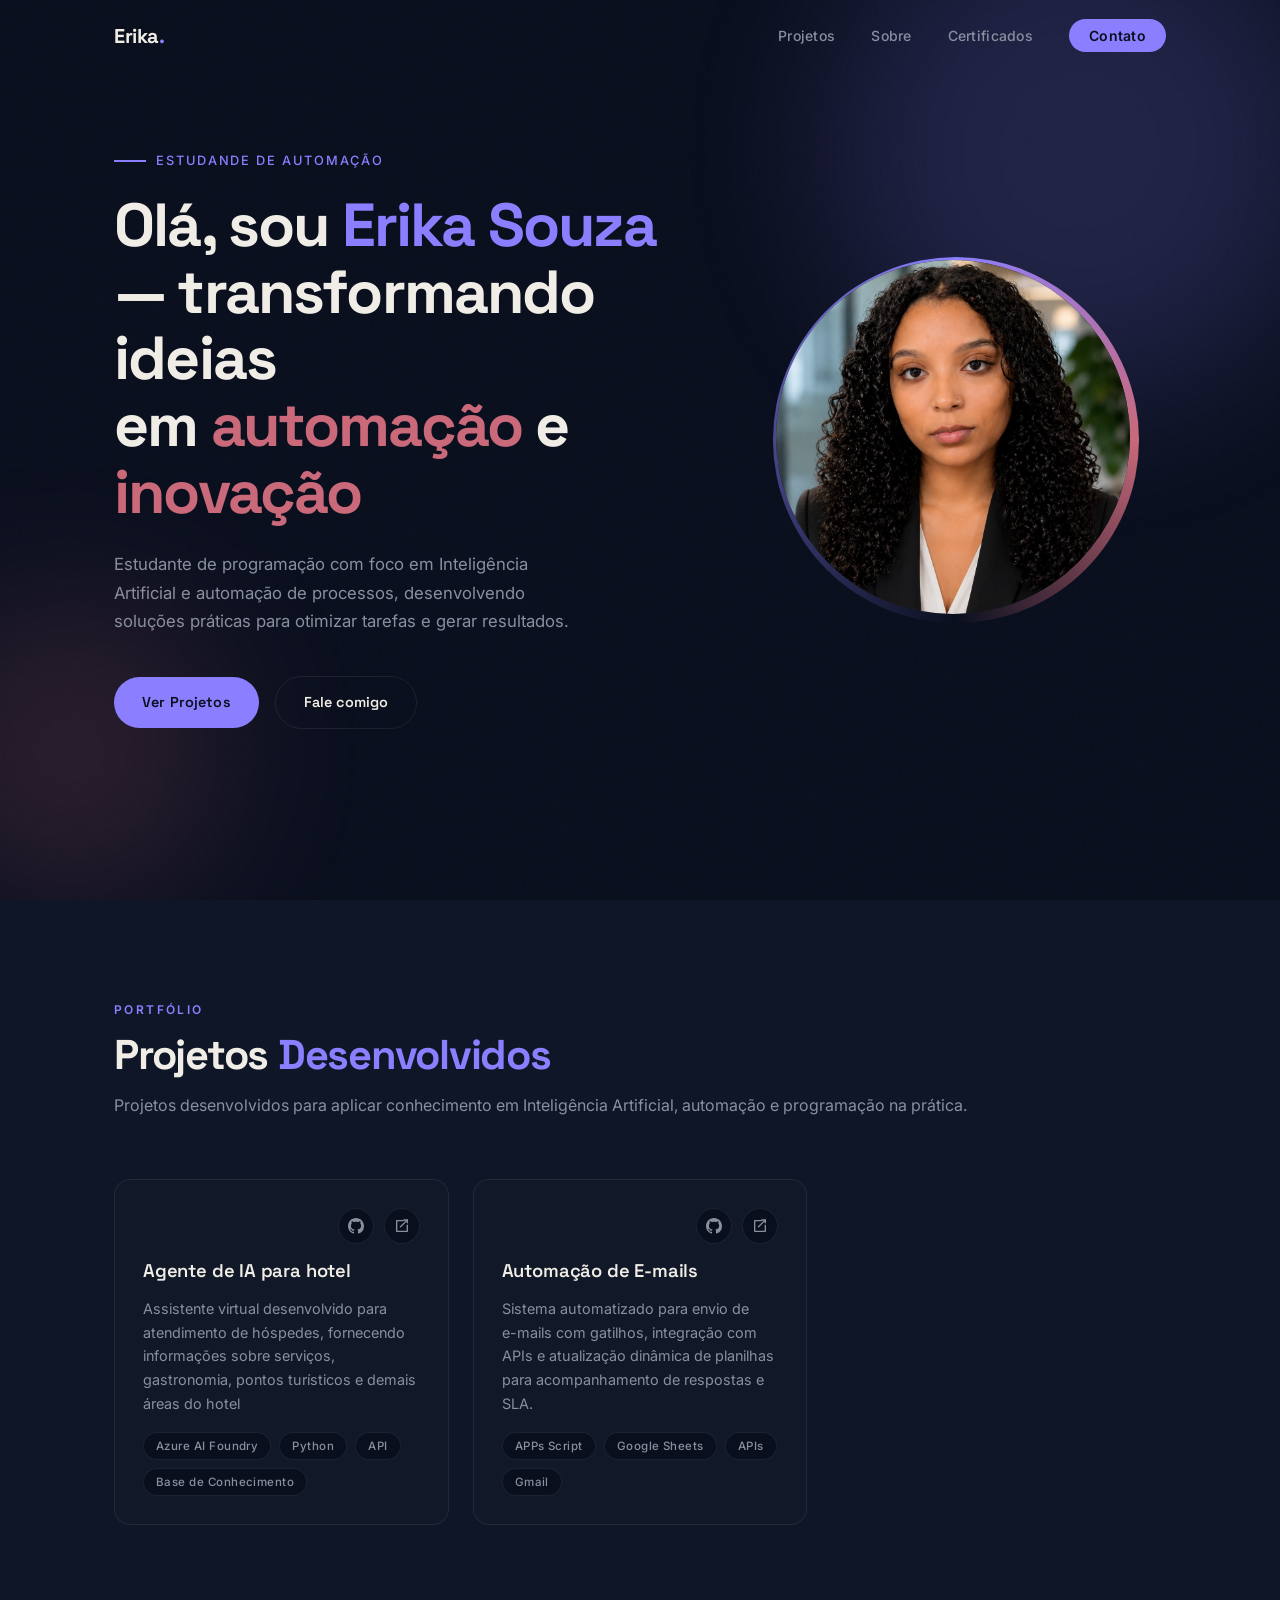
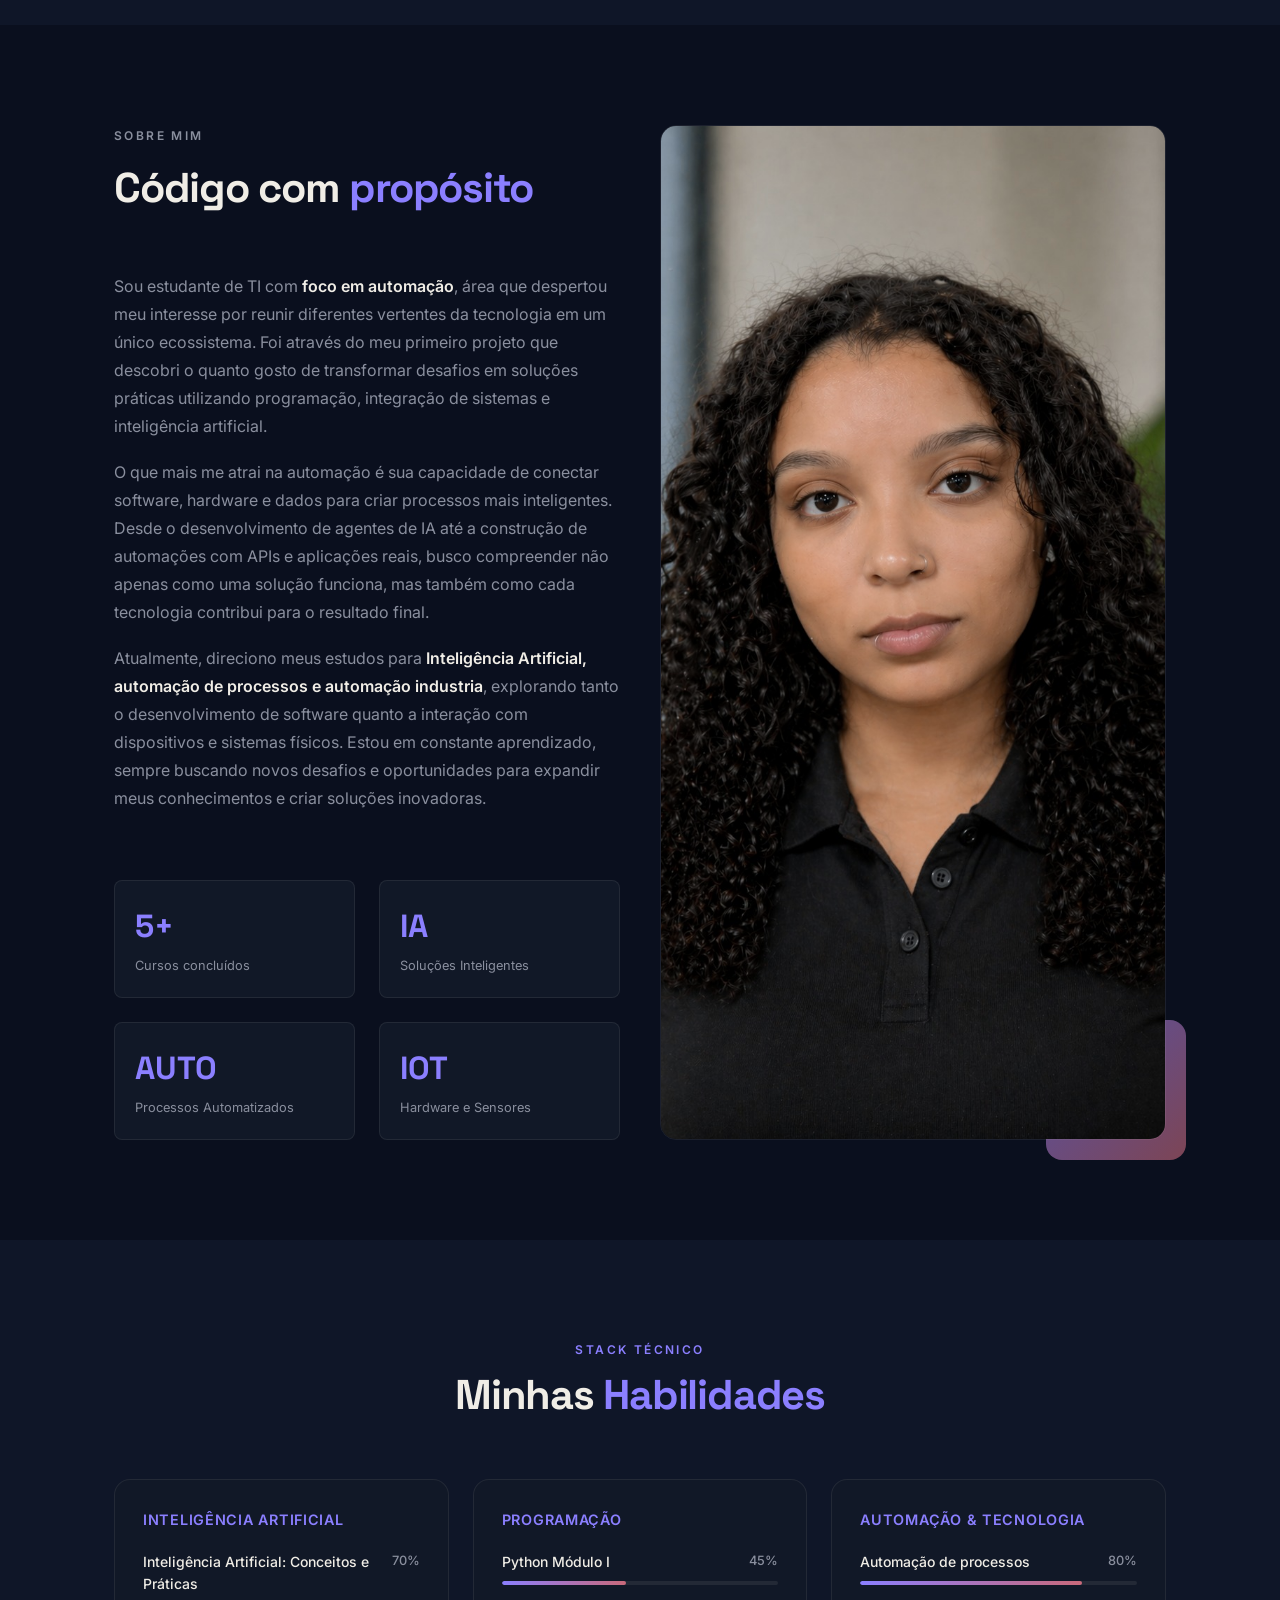
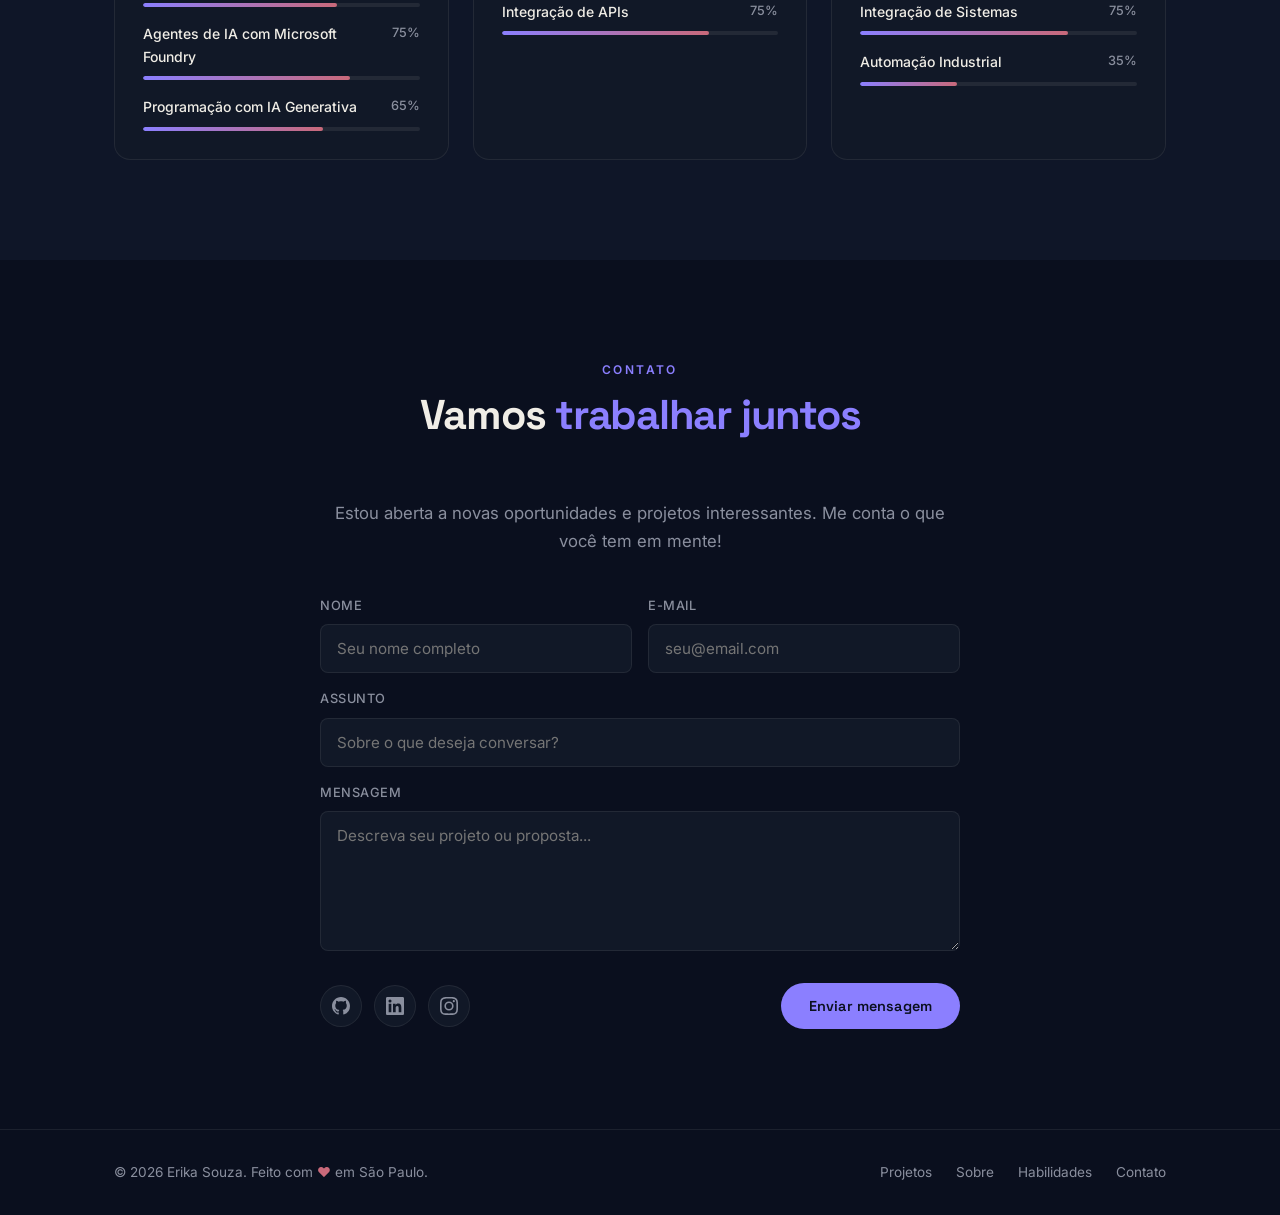
<file: index.html>
<!DOCTYPE html>
<html lang="pt-BR">
<head>
  <meta charset="UTF-8" />
  <meta name="viewport" content="width=device-width, initial-scale=1.0" />
  <title>Erika Souza — Portfólio Profissional</title>
  <link rel="preconnect" href="https://fonts.googleapis.com" />
  <link rel="preconnect" href="https://fonts.gstatic.com" crossorigin />
  <link href="https://fonts.googleapis.com/css2?family=Space+Grotesk:wght@300;400;500;600;700&family=Inter:wght@300;400;500&display=swap" rel="stylesheet" />
    <link rel="stylesheet" href="assets/style.css" />
</head>
<body>

  <!-- ===== NAVIGATION ===== -->
  <nav class="nav" id="nav">
    <div class="container">
      <div class="nav__inner">
        <a href="#hero" class="nav__logo display">Erika<span>.</span></a>
        <ul class="nav__links" id="nav-links">
          <li><a href="#projetos">Projetos</a></li>
          <li><a href="#sobre">Sobre</a></li>
          <li><a href="#habilidades">Certificados</a></li>
          <li><a href="#contato" class="nav__cta">Contato</a></li>
        </ul>
        <button class="nav__toggle" id="nav-toggle" aria-label="Menu">
          <span></span><span></span><span></span>
        </button>
      </div>
    </div>
  </nav>

  <!-- ===== HERO ===== -->
  <section class="hero section" id="hero">
    <div class="hero__blob hero__blob--1"></div>
    <div class="hero__blob hero__blob--2"></div>
    <div class="container" style="position:relative;z-index:1;">
      <div class="hero__grid">

        <!-- Text side -->
        <div class="hero__text">
          <p class="hero__eyebrow">Estudande de automação</p>
          <h1 class="hero__title">
            Olá, sou <span class="line-accent">Erika Souza</span> —
            transformando ideias<br>em
            <span class="line-rose">automação</span> e<br>
            <span class="line-rose">inovação</span>
          </h1>
          <p class="hero__desc">
            Estudante de programação com foco em Inteligência Artificial e automação de processos, desenvolvendo soluções práticas para otimizar tarefas e gerar resultados.
          </p>
          <div class="hero__actions">
            <a href="#projetos" class="btn btn--primary">Ver Projetos</a>
            <a href="#contato" class="btn btn--ghost">Fale comigo</a>
          </div>
        </div>

        <!-- Photo side -->
        <div class="hero__photo-wrap">
          <div class="hero__photo-ring">
            <div class="hero__photo-inner">
              <img src="img/img-prof.jpeg" alt="Ana Lima — Desenvolvedora Full Stack" />
            </div>
          </div>
        </div>

      </div>
    </div>
  </section>

  <!-- ===== PROJECTS ===== -->
  <section class="section projects" id="projetos">
    <div class="container">
      <div class="sec-header reveal">
        <p class="sec-header__eyebrow">Portfólio</p>
        <h2 class="sec-header__title">Projetos <span>Desenvolvidos</span></h2>
        <p class="sec-header__sub">Projetos desenvolvidos para aplicar conhecimento em Inteligência Artificial, automação e programação na prática.</p>
      </div>

      <div class="projects__grid">


        <!-- Card 2 -->
        <article class="project-card reveal">
          <div class="project-card__header">
            <div class="project-card__icon"></div>
            <div class="project-card__links">
              <a href="#" class="project-card__link" title="GitHub" aria-label="GitHub">
                <svg viewBox="0 0 24 24" xmlns="http://www.w3.org/2000/svg"><path d="M12 0C5.37 0 0 5.37 0 12c0 5.31 3.435 9.795 8.205 11.385.6.105.825-.255.825-.57 0-.285-.015-1.23-.015-2.235-3.015.555-3.795-.735-4.035-1.41-.135-.345-.72-1.41-1.23-1.695-.42-.225-1.02-.78-.015-.795.945-.015 1.62.87 1.845 1.23 1.08 1.815 2.805 1.305 3.495.99.105-.78.42-1.305.765-1.605-2.67-.3-5.46-1.335-5.46-5.925 0-1.305.465-2.385 1.23-3.225-.12-.3-.54-1.53.12-3.18 0 0 1.005-.315 3.3 1.23.96-.27 1.98-.405 3-.405s2.04.135 3 .405c2.295-1.56 3.3-1.23 3.3-1.23.66 1.65.24 2.88.12 3.18.765.84 1.23 1.905 1.23 3.225 0 4.605-2.805 5.625-5.475 5.925.435.375.81 1.095.81 2.22 0 1.605-.015 2.895-.015 3.3 0 .315.225.69.825.57A12.02 12.02 0 0 0 24 12c0-6.63-5.37-12-12-12z"/></svg>
              </a>
              <a href="#" class="project-card__link" title="Demo" aria-label="Demo ao vivo">
                <svg viewBox="0 0 24 24" xmlns="http://www.w3.org/2000/svg"><path d="M14 3v2H5v14h14v-9h2v10a1 1 0 0 1-1 1H4a1 1 0 0 1-1-1V4a1 1 0 0 1 1-1zm7-1v6h-2V5.414l-9.293 9.293-1.414-1.414L17.586 4H14V2h7z"/></svg>
              </a>
            </div>
          </div>
          <h3 class="project-card__title">Agente de IA para hotel</h3>
          <p class="project-card__desc">Assistente virtual desenvolvido para atendimento de hóspedes, fornecendo informações sobre serviços, gastronomia, pontos turísticos e demais áreas do hotel</p>
          <div class="project-card__tags">
            <span class="tag">Azure AI Foundry</span>
            <span class="tag">Python</span>
            <span class="tag">API</span>
            <span class="tag">Base de Conhecimento</span>
          </div>
        </article>

        <!-- Card 3 -->
        <article class="project-card reveal">
          <div class="project-card__header">
            <div class="project-card__icon"></div>
            <div class="project-card__links">
              <a href="#" class="project-card__link" title="GitHub" aria-label="GitHub">
                <svg viewBox="0 0 24 24" xmlns="http://www.w3.org/2000/svg"><path d="M12 0C5.37 0 0 5.37 0 12c0 5.31 3.435 9.795 8.205 11.385.6.105.825-.255.825-.57 0-.285-.015-1.23-.015-2.235-3.015.555-3.795-.735-4.035-1.41-.135-.345-.72-1.41-1.23-1.695-.42-.225-1.02-.78-.015-.795.945-.015 1.62.87 1.845 1.23 1.08 1.815 2.805 1.305 3.495.99.105-.78.42-1.305.765-1.605-2.67-.3-5.46-1.335-5.46-5.925 0-1.305.465-2.385 1.23-3.225-.12-.3-.54-1.53.12-3.18 0 0 1.005-.315 3.3 1.23.96-.27 1.98-.405 3-.405s2.04.135 3 .405c2.295-1.56 3.3-1.23 3.3-1.23.66 1.65.24 2.88.12 3.18.765.84 1.23 1.905 1.23 3.225 0 4.605-2.805 5.625-5.475 5.925.435.375.81 1.095.81 2.22 0 1.605-.015 2.895-.015 3.3 0 .315.225.69.825.57A12.02 12.02 0 0 0 24 12c0-6.63-5.37-12-12-12z"/></svg>
              </a>
              <a href="#" class="project-card__link" title="Demo" aria-label="Demo ao vivo">
                <svg viewBox="0 0 24 24" xmlns="http://www.w3.org/2000/svg"><path d="M14 3v2H5v14h14v-9h2v10a1 1 0 0 1-1 1H4a1 1 0 0 1-1-1V4a1 1 0 0 1 1-1zm7-1v6h-2V5.414l-9.293 9.293-1.414-1.414L17.586 4H14V2h7z"/></svg>
              </a>
            </div>
          </div>
          <h3 class="project-card__title">Automação de E-mails</h3>
          <p class="project-card__desc">Sistema automatizado para envio de <br>e-mails com gatilhos, integração com APIs e atualização dinâmica de planilhas para acompanhamento de respostas e SLA.</p>
          <div class="project-card__tags">
            <span class="tag">APPs Script</span>
            <span class="tag">Google Sheets</span>
            <span class="tag">APIs</span>
            <span class="tag">Gmail</span>
          </div>
        </article>

      </div>
    </div>
  </section>

  <!-- ===== ABOUT ===== -->
  <section class="section" id="sobre">
    <div class="container">
      <div class="about__grid">

        <div class="about__text">
          <div class="sec-header reveal">
            <p class="sec-header__eyebrow">Sobre mim</p>
            <h2 class="sec-header__title">Código com <span>propósito</span></h2>
          </div>
          <div class="reveal">
            <p>Sou estudante de TI com <strong>foco em automação</strong>, área que despertou meu interesse por reunir diferentes vertentes da tecnologia em um único ecossistema. Foi através do meu primeiro projeto que descobri o quanto gosto de transformar desafios em soluções práticas utilizando programação, integração de sistemas e inteligência artificial.</p>
            <p>O que mais me atrai na automação é sua capacidade de conectar software, hardware e dados para criar processos mais inteligentes. Desde o desenvolvimento de agentes de IA até a construção de automações com APIs e aplicações reais, busco compreender não apenas como uma solução funciona, mas também como cada tecnologia contribui para o resultado final.</p>
            <p>Atualmente, direciono meus estudos para <strong>Inteligência Artificial, automação de processos e automação industria</strong>, explorando tanto o desenvolvimento de software quanto a interação com dispositivos e sistemas físicos. Estou em constante aprendizado, sempre buscando novos desafios e oportunidades para expandir meus conhecimentos e criar soluções inovadoras.<br><br></p>
          </div>
          <div class="about__stats reveal">
            <div class="stat"><div class="stat__num">5+</div><div class="stat__label">Cursos concluídos</div></div>
            <div class="stat"><div class="stat__num">IA</div><div class="stat__label">Soluções Inteligentes</div></div>
            <div class="stat"><div class="stat__num">AUTO</div><div class="stat__label">Processos Automatizados</div></div>
            <div class="stat"><div class="stat__num">IOT</div><div class="stat__label">Hardware e Sensores</div></div>
          </div>
        </div>

        <div class="about__img-wrap reveal">
          <div class="about__img-frame">
            <img src="img/imagem-prof.jpeg" alt="." />      
          </div>
          <div class="about__img-accent"></div>
        </div>

      </div>
    </div>
  </section>

  <!-- ===== SKILLS ===== -->
  <section class="section skills" id="habilidades">
    <div class="container">
      <div class="sec-header reveal" style="text-align:center; margin-bottom:60px;">
        <p class="sec-header__eyebrow">Stack técnico</p>
        <h2 class="sec-header__title">Minhas <span>Habilidades</span></h2>
      </div>

      <div class="skills__grid">

        <div class="skill-group reveal">
          <div class="skill-group__title">Inteligência Artificial</div>
          <div class="skill-item">
            <div class="skill-item__header"><span>Inteligência Artificial: Conceitos e Práticas</span><span class="skill-item__pct">70%</span></div>
            <div class="skill-bar"><div class="skill-bar__fill" style="--w:0.70"></div></div>
          </div>
          <div class="skill-item">
            <div class="skill-item__header"><span>Agentes de IA com Microsoft Foundry</span><span class="skill-item__pct">75%</span></div>
            <div class="skill-bar"><div class="skill-bar__fill" style="--w:0.75"></div></div>
          </div>
          <div class="skill-item">
            <div class="skill-item__header"><span>Programação com IA Generativa</span><span class="skill-item__pct">65%</span></div>
            <div class="skill-bar"><div class="skill-bar__fill" style="--w:0.65"></div></div>
          </div>
        </div>

        <div class="skill-group reveal">
          <div class="skill-group__title">Programação</div>
          <div class="skill-item">
            <div class="skill-item__header"><span>Python Módulo I</span><span class="skill-item__pct">45%</span></div>
            <div class="skill-bar"><div class="skill-bar__fill" style="--w:0.45"></div></div>
          </div>
          <div class="skill-item">
            <div class="skill-item__header"><span>Integração de APIs</span><span class="skill-item__pct">75%</span></div>
            <div class="skill-bar"><div class="skill-bar__fill" style="--w:0.75"></div></div>
          </div>
        </div>

        <div class="skill-group reveal">
          <div class="skill-group__title">Automação & Tecnologia</div>
          <div class="skill-item">
            <div class="skill-item__header"><span>Automação de processos</span><span class="skill-item__pct">80%</span></div>
            <div class="skill-bar"><div class="skill-bar__fill" style="--w:0.80"></div></div>
          </div>
          <div class="skill-item">
            <div class="skill-item__header"><span>Integração de Sistemas</span><span class="skill-item__pct">75%</span></div>
            <div class="skill-bar"><div class="skill-bar__fill" style="--w:0.75"></div></div>
          </div>
          <div class="skill-item">
            <div class="skill-item__header"><span>Automação Industrial</span><span class="skill-item__pct">35%</span></div>
            <div class="skill-bar"><div class="skill-bar__fill" style="--w:0.35"></div></div>
          </div>
        </div>

      </div>
    </div>
  </section>

  <!-- ===== CONTACT ===== -->
  <section class="section" id="contato">
    <div class="container">
      <div class="contact__inner">
        <div class="reveal">
          <div class="sec-header" style="text-align:center;">
            <p class="sec-header__eyebrow">Contato</p>
            <h2 class="sec-header__title">Vamos <span>trabalhar juntos</span></h2>
          </div>
          <p class="contact__subtitle">Estou aberta a novas oportunidades e projetos interessantes. Me conta o que você tem em mente!</p>
        </div>

        <div class="contact__form reveal">
          <div class="form-row">
            <div class="form-field">
              <label for="nome">Nome</label>
              <input type="text" id="nome" placeholder="Seu nome completo" />
            </div>
            <div class="form-field">
              <label for="email">E-mail</label>
              <input type="email" id="email" placeholder="seu@email.com" />
            </div>
          </div>
          <div class="form-field">
            <label for="assunto">Assunto</label>
            <input type="text" id="assunto" placeholder="Sobre o que deseja conversar?" />
          </div>
          <div class="form-field">
            <label for="mensagem">Mensagem</label>
            <textarea id="mensagem" placeholder="Descreva seu projeto ou proposta..."></textarea>
          </div>
          <div class="contact__form-footer">
            <div class="contact__socials">
              <!-- GitHub -->
              <a href="https://github.com/Eiiikaa" class="social-btn" title="GitHub" aria-label="GitHub">
                <svg viewBox="0 0 24 24"><path d="M12 0C5.37 0 0 5.37 0 12c0 5.31 3.435 9.795 8.205 11.385.6.105.825-.255.825-.57 0-.285-.015-1.23-.015-2.235-3.015.555-3.795-.735-4.035-1.41-.135-.345-.72-1.41-1.23-1.695-.42-.225-1.02-.78-.015-.795.945-.015 1.62.87 1.845 1.23 1.08 1.815 2.805 1.305 3.495.99.105-.78.42-1.305.765-1.605-2.67-.3-5.46-1.335-5.46-5.925 0-1.305.465-2.385 1.23-3.225-.12-.3-.54-1.53.12-3.18 0 0 1.005-.315 3.3 1.23.96-.27 1.98-.405 3-.405s2.04.135 3 .405c2.295-1.56 3.3-1.23 3.3-1.23.66 1.65.24 2.88.12 3.18.765.84 1.23 1.905 1.23 3.225 0 4.605-2.805 5.625-5.475 5.925.435.375.81 1.095.81 2.22 0 1.605-.015 2.895-.015 3.3 0 .315.225.69.825.57A12.02 12.02 0 0 0 24 12c0-6.63-5.37-12-12-12z"/></svg>
              </a>
              <!-- LinkedIn -->
              <a href="https://www.linkedin.com/in/erika-souz/" class="social-btn" title="LinkedIn" aria-label="LinkedIn">
                <svg viewBox="0 0 24 24"><path d="M20.447 20.452h-3.554v-5.569c0-1.328-.027-3.037-1.852-3.037-1.853 0-2.136 1.445-2.136 2.939v5.667H9.351V9h3.414v1.561h.046c.477-.9 1.637-1.85 3.37-1.85 3.601 0 4.267 2.37 4.267 5.455v6.286zM5.337 7.433a2.062 2.062 0 0 1-2.063-2.065 2.064 2.064 0 1 1 2.063 2.065zm1.782 13.019H3.555V9h3.564v11.452zM22.225 0H1.771C.792 0 0 .774 0 1.729v20.542C0 23.227.792 24 1.771 24h20.451C23.2 24 24 23.227 24 22.271V1.729C24 .774 23.2 0 22.222 0h.003z"/></svg>
              </a>
              <!-- Twitter/X -->
              <a href="https://www.instagram.com/eeiiika/" class="social-btn" title="Twitter" aria-label="Instagram">
                <svg viewBox="0 0 24 24"><path d="M12 2.163c3.204 0 3.584.012 4.85.07 3.252.148 4.771 1.691 4.919 4.919.058 1.265.069 1.645.069 4.849 0 3.205-.012 3.584-.069 4.849-.149 3.225-1.664 4.771-4.919 4.919-1.266.058-1.644.07-4.85.07-3.204 0-3.584-.012-4.849-.07-3.26-.149-4.771-1.699-4.919-4.92-.058-1.265-.07-1.644-.07-4.849 0-3.204.013-3.583.07-4.849.149-3.227 1.664-4.771 4.919-4.919 1.266-.057 1.645-.069 4.849-.069zM12 0C8.741 0 8.333.014 7.053.072 2.695.272.273 2.69.073 7.052.014 8.333 0 8.741 0 12c0 3.259.014 3.668.072 4.948.2 4.358 2.618 6.78 6.98 6.98C8.333 23.986 8.741 24 12 24c3.259 0 3.668-.014 4.948-.072 4.354-.2 6.782-2.618 6.979-6.98.059-1.28.073-1.689.073-4.948 0-3.259-.014-3.667-.072-4.947-.196-4.354-2.617-6.78-6.979-6.98C15.668.014 15.259 0 12 0zm0 5.838a6.162 6.162 0 1 0 0 12.324 6.162 6.162 0 0 0 0-12.324zM12 16a4 4 0 1 1 0-8 4 4 0 0 1 0 8zm6.406-11.845a1.44 1.44 0 1 0 0 2.881 1.44 1.44 0 0 0 0-2.881z"/></svg>
              </a>
            </div>
            <button class="btn btn--primary" id="submit-btn" onclick="handleFormSubmit()">Enviar mensagem</button>
          </div>
          <div class="form-status" id="form-status">
            ✓ Mensagem enviada! Responderei em breve.
          </div>
        </div>
      </div>
    </div>
  </section>

  <!-- ===== FOOTER ===== -->
  <footer class="footer">
    <div class="container">
      <div class="footer__inner">
        <p class="footer__copy">© 2026 Erika Souza. Feito com <span>♥</span> em São Paulo.</p>
        <nav class="footer__links">
          <a href="#projetos">Projetos</a>
          <a href="#sobre">Sobre</a>
          <a href="#habilidades">Habilidades</a>
          <a href="#contato">Contato</a>
        </nav>
      </div>
    </div>
  </footer>

  <script src="assets/script.js"></script>
</body>
</html>
</file>
<file: assets/style.css>
/* =============================================
       DESIGN TOKENS
       ============================================= */
    :root {
      --bg-deep:    #0A0F1E;
      --bg-card:    #111827;
      --bg-card2:   #0F1628;
      --txt-primary:#F0EDE6;
      --txt-muted:  #8A8F9E;
      --accent:     #8B7FFF;
      --accent-glow:rgba(139,127,255,0.25);
      --rose:       #C9697A;
      --rose-glow:  rgba(201,105,122,0.2);
      --border:     rgba(240,237,230,0.08);
      --radius:     16px;
      --radius-sm:  8px;
      --transition: 0.3s cubic-bezier(0.4,0,0.2,1);
    }

    /* =============================================
       RESET & BASE
       ============================================= */
    *, *::before, *::after { box-sizing: border-box; margin: 0; padding: 0; }
    html { scroll-behavior: smooth; }
    body {
      background: var(--bg-deep);
      color: var(--txt-primary);
      font-family: 'Inter', sans-serif;
      font-size: 16px;
      line-height: 1.6;
      overflow-x: hidden;
    }
    a { color: inherit; text-decoration: none; }
    img { max-width: 100%; display: block; }
    ul { list-style: none; }

    /* =============================================
       TYPOGRAPHY
       ============================================= */
    .display { font-family: 'Space Grotesk', sans-serif; }
    h1, h2, h3, h4 { font-family: 'Space Grotesk', sans-serif; font-weight: 700; line-height: 1.15; }

    /* =============================================
       LAYOUT UTILITIES
       ============================================= */
    .container { max-width: 1100px; margin: 0 auto; padding: 0 24px; }
    .section { padding: 100px 0; 
       overflow: hidden;       
    }

    /* =============================================
       NOISE TEXTURE OVERLAY
       ============================================= */
    body::before {
      content: '';
      position: fixed; inset: 0; z-index: 0; pointer-events: none;
      background-image: url("data:image/svg+xml,%3Csvg viewBox='0 0 256 256' xmlns='http://www.w3.org/2000/svg'%3E%3Cfilter id='noise'%3E%3CfeTurbulence type='fractalNoise' baseFrequency='0.9' numOctaves='4' stitchTiles='stitch'/%3E%3C/filter%3E%3Crect width='100%25' height='100%25' filter='url(%23noise)' opacity='0.04'/%3E%3C/svg%3E");
      opacity: 0.4;
    }

    /* =============================================
       NAVIGATION
       ============================================= */
    .nav {
      position: fixed; top: 0; left: 0; right: 0; z-index: 100;
      padding: 20px 0;
      transition: background var(--transition), backdrop-filter var(--transition);
    }
    .nav.scrolled {
      background: rgba(10,15,30,0.85);
      backdrop-filter: blur(12px);
      border-bottom: 1px solid var(--border);
    }
    .nav__inner {
      display: flex; align-items: center; justify-content: space-between;
    }
    .nav__logo {
      font-family: 'Space Grotesk', sans-serif;
      font-weight: 700; font-size: 1.25rem;
      letter-spacing: -0.02em;
    }
    .nav__logo span { color: var(--accent); }
    .nav__links {
      display: flex; gap: 36px; align-items: center;
    }
    .nav__links a {
      font-size: 0.875rem; font-weight: 500;
      color: var(--txt-muted);
      transition: color var(--transition);
      letter-spacing: 0.02em;
    }
    .nav__links a:hover { color: var(--txt-primary); }
    .nav__cta {
      background: var(--accent);
      color: var(--bg-deep) !important;
      padding: 8px 20px;
      border-radius: 100px;
      font-weight: 600 !important;
      transition: opacity var(--transition), transform var(--transition) !important;
    }
    .nav__cta:hover { opacity: 0.88; transform: translateY(-1px); color: var(--bg-deep) !important; }

    /* Mobile nav toggle */
    .nav__toggle {
      display: none; flex-direction: column; gap: 5px; cursor: pointer;
      padding: 4px;
    }
    .nav__toggle span {
      display: block; width: 24px; height: 2px;
      background: var(--txt-primary);
      transition: var(--transition);
      border-radius: 2px;
    }
    .nav__toggle.open span:nth-child(1) { transform: translateY(7px) rotate(45deg); }
    .nav__toggle.open span:nth-child(2) { opacity: 0; }
    .nav__toggle.open span:nth-child(3) { transform: translateY(-7px) rotate(-45deg); }

    /* =============================================
       HERO
       ============================================= */
    .hero {
      min-height: 100vh;
      display: flex; align-items: center;
      padding-top: 80px;
      position: relative; overflow: hidden;
    }
    .hero__grid {
      display: grid;
      grid-template-columns: 1fr 420px;
      gap: 60px;
      align-items: center;
    }
    .hero__eyebrow {
      font-size: 0.8rem; font-weight: 500;
      letter-spacing: 0.15em; text-transform: uppercase;
      color: var(--accent);
      display: flex; align-items: center; gap: 10px;
      margin-bottom: 20px;
    }
    .hero__eyebrow::before {
      content: ''; display: block;
      width: 32px; height: 2px;
      background: var(--accent);
    }
    .hero__title {
      font-size: clamp(2.5rem, 5vw, 3.8rem);
      line-height: 1.1;
      letter-spacing: -0.03em;
      margin-bottom: 24px;
    }
    .hero__title .line-accent { color: var(--accent); }
    .hero__title .line-rose  { color: var(--rose); }
    .hero__desc {
      font-size: 1.05rem;
      color: var(--txt-muted);
      max-width: 480px;
      line-height: 1.7;
      margin-bottom: 40px;
    }
    .hero__actions {
      display: flex; gap: 16px; flex-wrap: wrap; align-items: center;
    }
    .btn {
      font-family: 'Space Grotesk', sans-serif;
      font-weight: 600; font-size: 0.9rem;
      padding: 14px 28px;
      border-radius: 100px;
      cursor: pointer; border: none;
      transition: transform var(--transition), opacity var(--transition), box-shadow var(--transition);
      letter-spacing: 0.01em;
    }
    .btn:hover { transform: translateY(-2px); }
    .btn--primary {
      background: var(--accent);
      color: var(--bg-deep);
      box-shadow: 0 0 0 0 var(--accent-glow);
    }
    .btn--primary:hover { box-shadow: 0 8px 32px var(--accent-glow); }
    .btn--ghost {
      background: transparent;
      color: var(--txt-primary);
      border: 1.5px solid var(--border);
    }
    .btn--ghost:hover { border-color: rgba(240,237,230,0.3); }

    /* HERO PHOTO — signature element */
    .hero__photo-wrap {
      position: relative;
      display: flex; justify-content: center; align-items: center;
    }
    .hero__photo-ring {
      position: relative;
      width: 360px; height: 360px;
      border-radius: 50%;
    }
    /* Animated gradient border */
    .hero__photo-ring::before {
      content: '';
      position: absolute; inset: -3px;
      border-radius: 50%;
      background: conic-gradient(
        var(--accent) 0deg, var(--rose) 90deg,
        transparent 180deg, var(--accent) 360deg
      );
      animation: spin-border 6s linear infinite;
      z-index: 0;
    }
    @keyframes spin-border {
      to { transform: rotate(360deg); }
    }
    .hero__photo-inner {
      position: relative; z-index: 1;
      width: 354px; height: 354px;
      border-radius: 50%;
      overflow: hidden;
      background: var(--bg-card);
    }
    .hero__photo-inner img {
      width: 100%; height: 100%;
      object-fit: cover;
      object-position: center top;
      transition: transform 0.6s ease;
    }
    .hero__photo-ring:hover .hero__photo-inner img {
      transform: scale(1.04);
    }
    /* Floating badge */
    .hero__badge {
      position: absolute;
      bottom: 20px; left: -10px;
      background: var(--bg-card);
      border: 1px solid var(--border);
      border-radius: var(--radius);
      padding: 12px 18px;
      display: flex; align-items: center; gap: 10px;
      backdrop-filter: blur(8px);
      animation: float 3s ease-in-out infinite;
    }
    @keyframes float {
      0%, 100% { transform: translateY(0); }
      50%       { transform: translateY(-8px); }
    }
    .hero__badge-dot {
      width: 8px; height: 8px; border-radius: 50%;
      background: #4ade80;
      box-shadow: 0 0 8px #4ade80;
      animation: pulse 2s infinite;
    }
    @keyframes pulse {
      0%, 100% { box-shadow: 0 0 8px #4ade80; }
      50%       { box-shadow: 0 0 18px #4ade80; }
    }
    .hero__badge-txt {
      font-size: 0.8rem; font-weight: 500;
    }

    /* BG glow blobs */
    .hero__blob {
      position: absolute; border-radius: 50%; pointer-events: none; z-index: 0;
      filter: blur(80px); opacity: 0.18;
    }
    .hero__blob--1 { width: 500px; height: 500px; background: var(--accent); top: -100px; right: -50px; }
    .hero__blob--2 { width: 300px; height: 300px; background: var(--rose);   bottom: 0; left: -80px; }

    /* =============================================
       SECTION HEADERS
       ============================================= */
    .sec-header {
      margin-bottom: 60px;
      height: 100%;
    }
    .sec-header__eyebrow {
      font-size: 0.75rem; font-weight: 600;
      letter-spacing: 0.2em; text-transform: uppercase;
      color: var(--accent); margin-bottom: 12px;
    }
    .sec-header__title {
      font-size: clamp(1.8rem, 3.5vw, 2.6rem);
      letter-spacing: -0.03em;
    }
    .sec-header__title span { color: var(--accent); }
    .sec-header__sub {
     margin-top: 14px;
     color: var(--txt-muted);
     max-width: none;
     font-size: 1rem;
    }
    /* =============================================
       PROJECTS
       ============================================= */
    .projects { background: var(--bg-card2); }
    .projects__grid {
      display: grid;
      grid-template-columns: repeat(auto-fill, minmax(320px, 1fr));
      gap: 24px;
    }
    .project-card {
      background: var(--bg-card);
      border: 1px solid var(--border);
      border-radius: var(--radius);
      padding: 28px;
      display: flex; flex-direction: column; gap: 16px;
      transition: transform var(--transition), border-color var(--transition), box-shadow var(--transition);
      position: relative; overflow: hidden;
    }
    .project-card::before {
      content: '';
      position: absolute; top: 0; left: 0; right: 0; height: 3px;
      background: linear-gradient(90deg, var(--accent), var(--rose));
      transform: scaleX(0); transform-origin: left;
      transition: transform var(--transition);
    }
    .project-card:hover { transform: translateY(-6px); border-color: rgba(139,127,255,0.35); box-shadow: 0 20px 60px rgba(10,15,30,0.8); }
    .project-card:hover::before { transform: scaleX(1); }
    .project-card__header {
      display: flex; justify-content: space-between; align-items: flex-start;
    }
    .project-card__icon {
      font-size: 2rem; line-height: 1;
    }
    .project-card__links {
      display: flex; gap: 10px;
    }
    .project-card__link {
      width: 36px; height: 36px;
      border-radius: 50%;
      background: var(--bg-deep);
      border: 1px solid var(--border);
      display: flex; align-items: center; justify-content: center;
      transition: border-color var(--transition), background var(--transition);
    }
    .project-card__link:hover { border-color: var(--accent); background: var(--accent-glow); }
    .project-card__link svg { width: 16px; height: 16px; fill: var(--txt-muted); transition: fill var(--transition); }
    .project-card__link:hover svg { fill: var(--accent); }
    .project-card__title {
      font-size: 1.15rem; font-weight: 600; letter-spacing: -0.01em;
    }
    .project-card__desc {
      font-size: 0.9rem; color: var(--txt-muted); line-height: 1.65;
    }
    .project-card__tags {
      display: flex; flex-wrap: wrap; gap: 8px; margin-top: auto;
    }
    .tag {
      font-size: 0.72rem; font-weight: 500;
      padding: 4px 12px;
      border-radius: 100px;
      border: 1px solid var(--border);
      color: var(--txt-muted);
      background: var(--bg-deep);
      letter-spacing: 0.04em;
    }

    /* =============================================
       ABOUT
       ============================================= */
    .about__grid {
      display: grid;
      grid-template-columns: 1fr 1fr;
      gap: 40px;
      align-items: start; 
    }
    .about__text p {
      color: var(--txt-muted);
      margin-bottom: 18px;
      line-height: 1.75;
    }
    .about__text p strong { color: var(--txt-primary); font-weight: 600; }

    .about__stats {
      display: grid; grid-template-columns: 1fr 1fr; gap: 24px;
      margin-top: 40px;
    }
    .stat {
      padding: 20px;
      background: var(--bg-card);
      border: 1px solid var(--border);
      border-radius: var(--radius-sm);
    }
    .stat__num {
      font-family: 'Space Grotesk', sans-serif;
      font-size: 2rem; font-weight: 700;
      color: var(--accent);
    }
    .stat__label {
      font-size: 0.8rem; color: var(--txt-muted); margin-top: 4px;
    }
    .about__img-wrap {
      position: relative;
      height: 100%;
    }
    .about__img-frame {
      border-radius: var(--radius);
      overflow: hidden;
      border: 1px solid var(--border);
      position: relative;
      height: 100%;
    }
    .about__img-frame img {
      width: 100%;
      height: 100%;
      object-fit: cover;
      object-position: center top;
      filter: grayscale(20%);
      transition: filter var(--transition);
    }
    .about__img-frame:hover img { filter: grayscale(0%); }
    .about__img-accent {
      position: absolute;
      bottom: -20px; right: -20px;
      width: 140px; height: 140px;
      border-radius: var(--radius);
      background: linear-gradient(135deg, var(--accent), var(--rose));
      z-index: -1; opacity: 0.6;
    }

    /* =============================================
       SKILLS
       ============================================= */
    .skills { background: var(--bg-card2); }
    .skills__grid {
      display: grid;
      grid-template-columns: repeat(auto-fill, minmax(280px, 1fr));
      gap: 24px;
    }
    .skill-group {
      background: var(--bg-card);
      border: 1px solid var(--border);
      border-radius: var(--radius);
      padding: 28px;
    }
    .skill-group__title {
      font-size: 0.9rem; font-weight: 600;
      letter-spacing: 0.05em; text-transform: uppercase;
      color: var(--accent); margin-bottom: 20px;
      display: flex; align-items: center; gap: 8px;
    }
    .skill-item {
      margin-bottom: 16px;
    }
    .skill-item:last-child { margin-bottom: 0; }
    .skill-item__header {
      display: flex; justify-content: space-between;
      font-size: 0.875rem; font-weight: 500;
      margin-bottom: 8px;
    }
    .skill-item__pct { color: var(--txt-muted); font-size: 0.8rem; }
    .skill-bar {
      height: 4px;
      background: var(--border);
      border-radius: 2px;
      overflow: hidden;
    }
    .skill-bar__fill {
      height: 100%; border-radius: 2px;
      background: linear-gradient(90deg, var(--accent), var(--rose));
      transform: scaleX(0); transform-origin: left;
      transition: transform 1s cubic-bezier(0.4,0,0.2,1);
    }
    .skill-bar__fill.animated { transform: scaleX(1); }

    /* =============================================
       CONTACT
       ============================================= */
    .contact__inner {
      max-width: 640px; margin: 0 auto; text-align: center;
    }
    .contact__subtitle {
      color: var(--txt-muted); margin-bottom: 40px; font-size: 1.05rem; line-height: 1.7;
    }
    .contact__form {
      display: flex; flex-direction: column; gap: 16px;
      text-align: left;
    }
    .form-row { display: grid; grid-template-columns: 1fr 1fr; gap: 16px; }
    .form-field label {
      display: block; font-size: 0.8rem; font-weight: 500;
      color: var(--txt-muted); margin-bottom: 8px;
      letter-spacing: 0.04em; text-transform: uppercase;
    }
    .form-field input,
    .form-field textarea {
      width: 100%;
      background: var(--bg-card);
      border: 1px solid var(--border);
      border-radius: var(--radius-sm);
      padding: 14px 16px;
      color: var(--txt-primary);
      font-family: 'Inter', sans-serif;
      font-size: 0.95rem;
      transition: border-color var(--transition), box-shadow var(--transition);
      outline: none; resize: vertical;
    }
    .form-field input:focus,
    .form-field textarea:focus {
      border-color: var(--accent);
      box-shadow: 0 0 0 3px var(--accent-glow);
    }
    .form-field textarea { min-height: 140px; }
    .contact__form-footer {
      display: flex; align-items: center; justify-content: space-between;
      flex-wrap: wrap; gap: 16px; margin-top: 8px;
    }
    .contact__socials {
      display: flex; gap: 12px;
    }
    .social-btn {
      width: 42px; height: 42px;
      border-radius: 50%;
      background: var(--bg-card);
      border: 1px solid var(--border);
      display: flex; align-items: center; justify-content: center;
      transition: border-color var(--transition), transform var(--transition);
    }
    .social-btn:hover { border-color: var(--accent); transform: translateY(-3px); }
    .social-btn svg { width: 18px; height: 18px; fill: var(--txt-muted); transition: fill var(--transition); }
    .social-btn:hover svg { fill: var(--accent); }
    .form-status {
      display: none; font-size: 0.875rem; margin-top: 12px;
      padding: 12px 16px; border-radius: var(--radius-sm);
    }
    .form-status.success {
      display: block;
      background: rgba(74,222,128,0.1);
      border: 1px solid rgba(74,222,128,0.3);
      color: #4ade80;
    }

    /* =============================================
       FOOTER
       ============================================= */
    .footer {
      border-top: 1px solid var(--border);
      padding: 32px 0;
    }
    .footer__inner {
      display: flex; justify-content: space-between; align-items: center;
      flex-wrap: wrap; gap: 16px;
    }
    .footer__copy { font-size: 0.85rem; color: var(--txt-muted); }
    .footer__copy span { color: var(--rose); }
    .footer__links {
      display: flex; gap: 24px;
    }
    .footer__links a {
      font-size: 0.85rem; color: var(--txt-muted);
      transition: color var(--transition);
    }
    .footer__links a:hover { color: var(--txt-primary); }

    /* =============================================
       SCROLL REVEAL
       ============================================= */
    .reveal {
      opacity: 0; transform: translateY(28px);
      transition: opacity 0.65s ease, transform 0.65s ease;
    }
    .reveal.visible { opacity: 1; transform: translateY(0); }

    /* =============================================
       RESPONSIVE
       ============================================= */
    @media (max-width: 900px) {
      .hero__grid  { grid-template-columns: 1fr; text-align: center; }
      .hero__eyebrow { justify-content: center; }
      .hero__desc  { margin: 0 auto 40px; }
      .hero__actions { justify-content: center; }
      .hero__photo-wrap { display: none; }
      .about__grid { grid-template-columns: 1fr; gap: 40px; }
      .about__img-wrap { display: none; }
      .form-row { grid-template-columns: 1fr; }
    }
    @media (max-width: 680px) {
      .nav__links { display: none; flex-direction: column; gap: 20px; }
      .nav__links.open {
        display: flex;
        position: fixed; top: 70px; left: 0; right: 0;
        background: rgba(10,15,30,0.97);
        backdrop-filter: blur(12px);
        padding: 32px 24px;
        border-bottom: 1px solid var(--border);
        text-align: center;
      }
      .nav__links.open a { font-size: 1rem; color: var(--txt-primary); }
      .nav__toggle { display: flex; }
      .section { padding: 72px 0; }
    }

    /* =============================================
       REDUCED MOTION
       ============================================= */
    @media (prefers-reduced-motion: reduce) {
      *, *::before, *::after { animation: none !important; transition: none !important; }
    }
</file>
